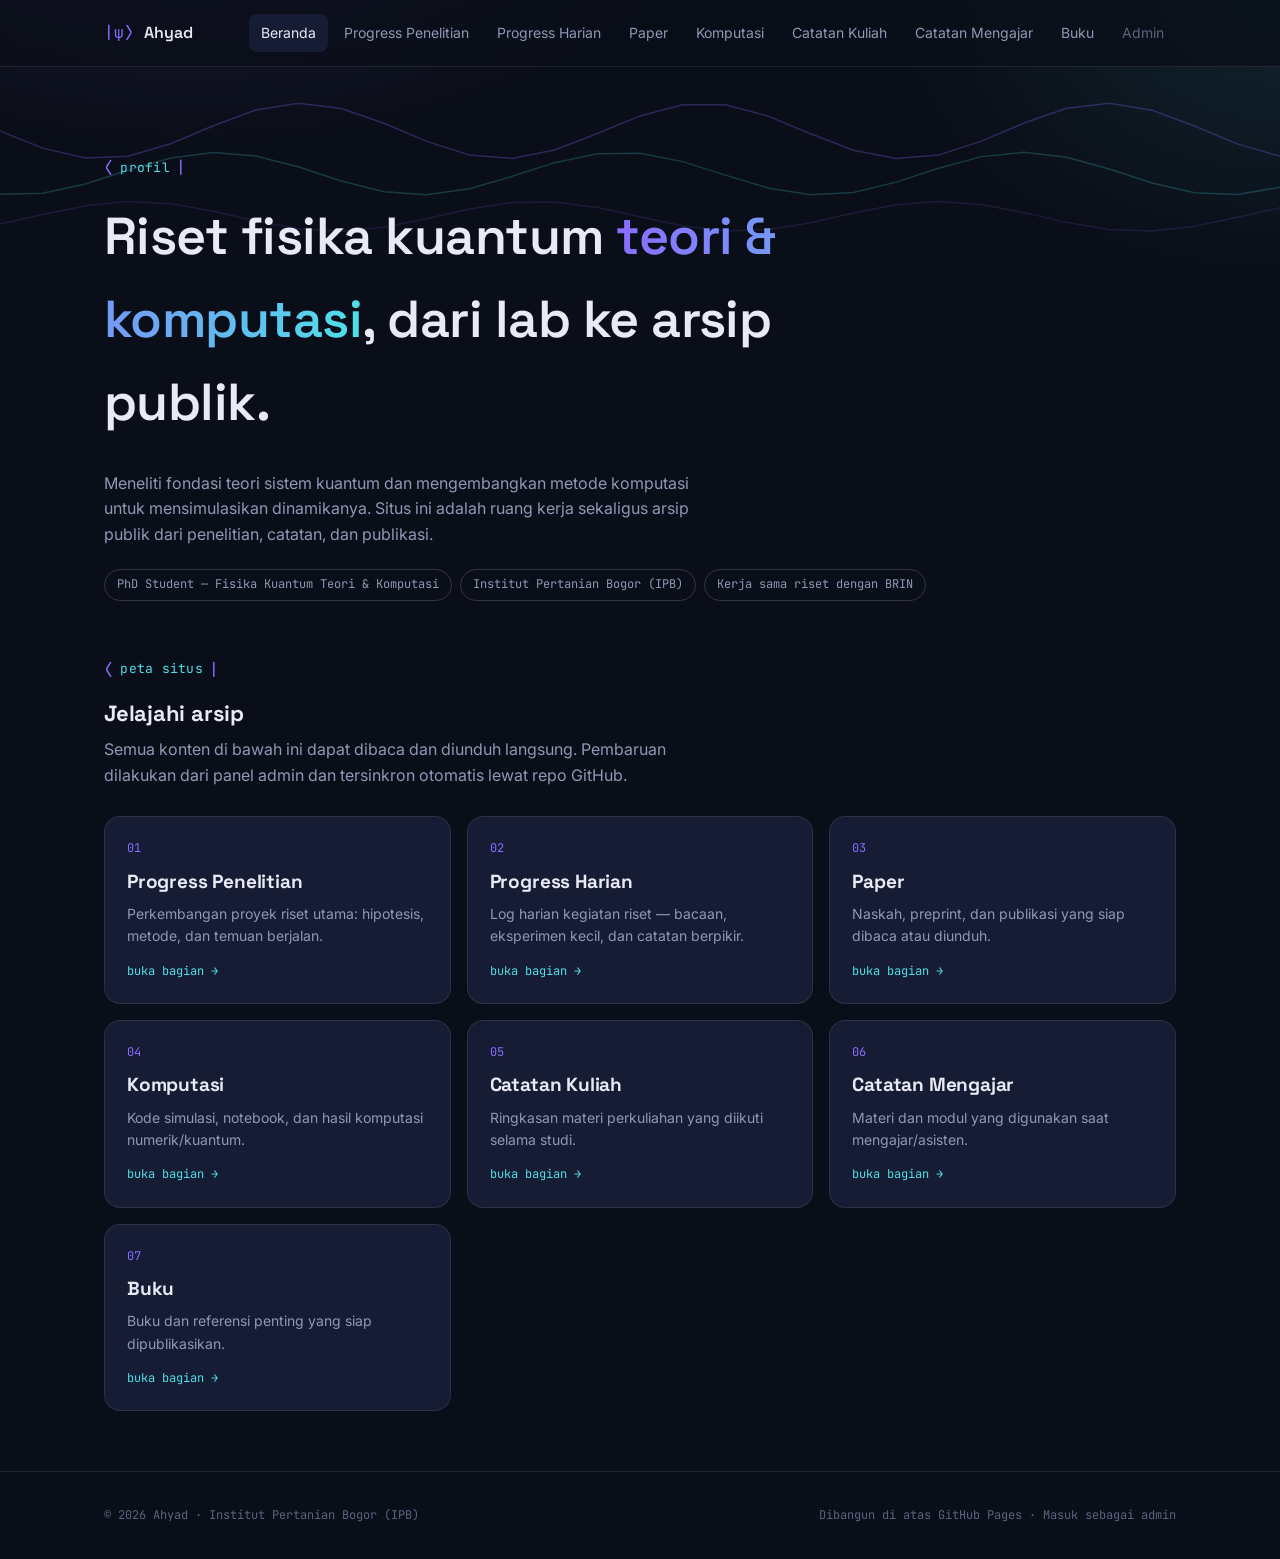
<file: index.html>
<!DOCTYPE html>
<html lang="id">
<head>
<meta charset="UTF-8">
<meta name="viewport" content="width=device-width, initial-scale=1.0">
<title>Beranda — Ruang Riset Fisika Kuantum</title>
<link rel="stylesheet" href="assets/css/style.css">
</head>
<body>

<script src="assets/js/config.js"></script>
<script src="assets/js/common.js"></script>

<section class="hero">
  <div id="heroWaveMount"></div>
  <div class="wrap hero-inner">
    <p class="eyebrow">profil</p>
    <h1>Riset fisika kuantum <span class="accent">teori & komputasi</span>, dari lab ke arsip publik.</h1>
    <p class="lede" id="bioText"></p>
    <div class="hero-tags">
      <span id="tagRole"></span>
      <span id="tagAffil"></span>
      <span id="tagCollab"></span>
    </div>
  </div>
</section>

<main class="wrap">
  <p class="eyebrow">peta situs</p>
  <h2 style="font-size:22px;margin-bottom:6px;">Jelajahi arsip</h2>
  <p style="max-width:600px;">Semua konten di bawah ini dapat dibaca dan diunduh langsung. Pembaruan dilakukan dari panel admin dan tersinkron otomatis lewat repo GitHub.</p>

  <div class="grid" id="cardGrid"></div>
</main>

<script>
document.getElementById("heroWaveMount").outerHTML = heroWaveSVG();
renderNav("index.html");

document.getElementById("bioText").textContent = SITE_PROFILE.bio;
document.getElementById("tagRole").textContent = SITE_PROFILE.role;
document.getElementById("tagAffil").textContent = SITE_PROFILE.affiliation;
document.getElementById("tagCollab").textContent = SITE_PROFILE.collab;

const CARDS = [
  { n:"01", href:"research.html",       title:"Progress Penelitian", desc:"Perkembangan proyek riset utama: hipotesis, metode, dan temuan berjalan." },
  { n:"02", href:"daily.html",          title:"Progress Harian",     desc:"Log harian kegiatan riset — bacaan, eksperimen kecil, dan catatan berpikir." },
  { n:"03", href:"papers.html",         title:"Paper",               desc:"Naskah, preprint, dan publikasi yang siap dibaca atau diunduh." },
  { n:"04", href:"computation.html",    title:"Komputasi",           desc:"Kode simulasi, notebook, dan hasil komputasi numerik/kuantum." },
  { n:"05", href:"lecture-notes.html",  title:"Catatan Kuliah",      desc:"Ringkasan materi perkuliahan yang diikuti selama studi." },
  { n:"06", href:"teaching-notes.html", title:"Catatan Mengajar",    desc:"Materi dan modul yang digunakan saat mengajar/asisten." },
  { n:"07", href:"books.html",          title:"Buku",                desc:"Buku dan referensi penting yang siap dipublikasikan." },
];
document.getElementById("cardGrid").innerHTML = CARDS.map(c => `
  <a class="card" href="${c.href}">
    <div class="idx">${c.n}</div>
    <h3>${c.title}</h3>
    <p>${c.desc}</p>
    <div class="go">buka bagian →</div>
  </a>
`).join("");

renderFooter();
</script>
</body>
</html>
</file>
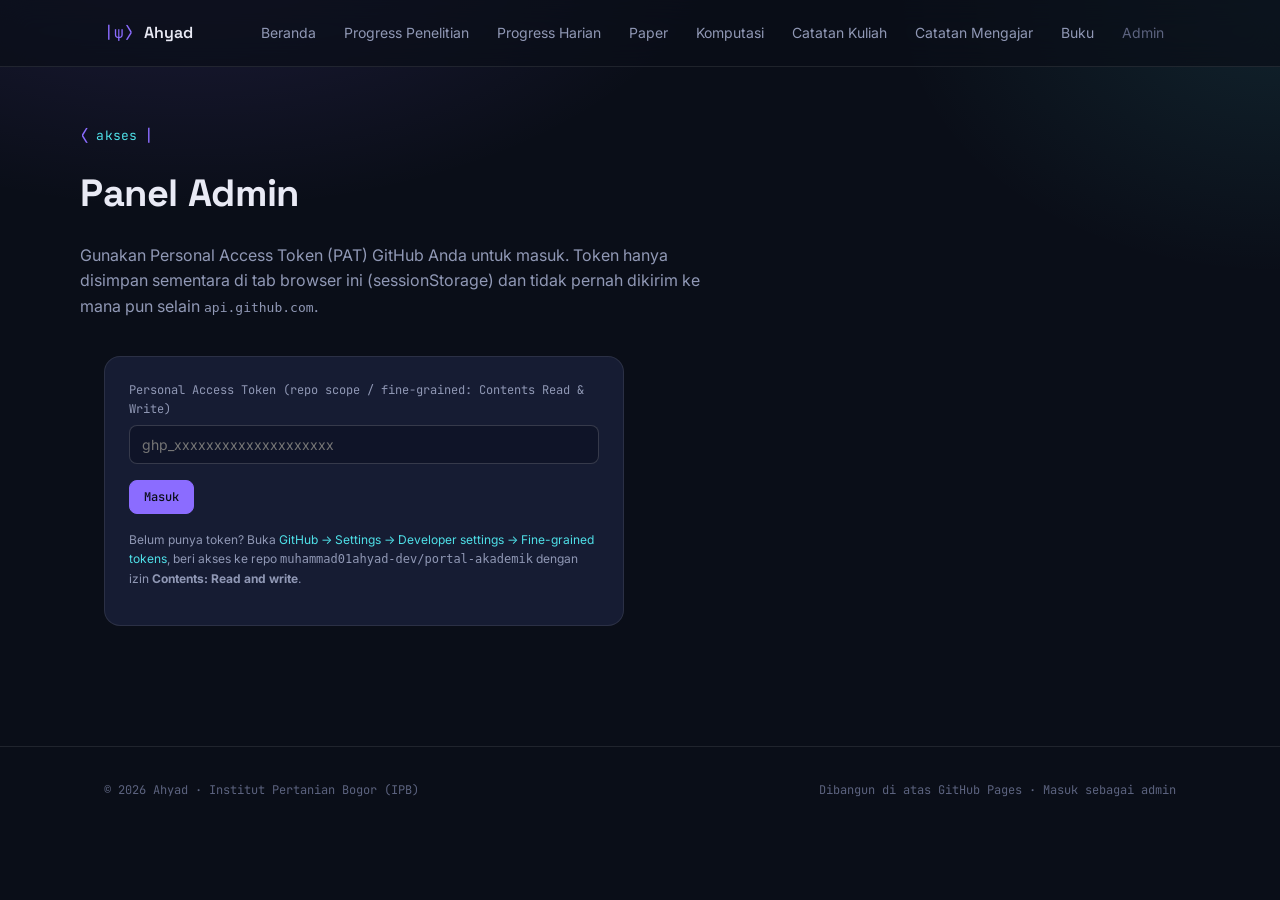
<file: admin.html>
<!DOCTYPE html>
<html lang="id">
<head>
<meta charset="UTF-8">
<meta name="viewport" content="width=device-width, initial-scale=1.0">
<title>Admin — Ruang Riset Fisika Kuantum</title>
<link rel="stylesheet" href="assets/css/style.css">
</head>
<body>

<script src="assets/js/config.js"></script>
<script src="assets/js/common.js"></script>
<script src="assets/js/github-api.js"></script>

<div id="navMount"></div>

<section class="page-head wrap">
  <p class="eyebrow">akses</p>
  <h1>Panel Admin</h1>
  <p style="max-width:640px;">Gunakan Personal Access Token (PAT) GitHub Anda untuk masuk. Token hanya disimpan sementara di tab browser ini (sessionStorage) dan tidak pernah dikirim ke mana pun selain <code>api.github.com</code>.</p>
</section>

<main class="wrap" style="padding-bottom:80px;">

  <!-- LOGIN -->
  <div id="loginPanel" class="panel" style="max-width:520px;">
    <div id="loginMsg"></div>
    <div class="field">
      <label>Personal Access Token (repo scope / fine-grained: Contents Read & Write)</label>
      <input type="password" id="patInput" placeholder="ghp_xxxxxxxxxxxxxxxxxxxx">
    </div>
    <button class="btn btn-primary" id="loginBtn">Masuk</button>
    <p style="font-size:12px;margin-top:16px;">Belum punya token? Buka
      <a href="https://github.com/settings/tokens?type=beta" target="_blank" rel="noopener" style="color:var(--cyan)">GitHub → Settings → Developer settings → Fine-grained tokens</a>,
      beri akses ke repo <code id="repoNameHint"></code> dengan izin <strong>Contents: Read and write</strong>.
    </p>
  </div>

  <!-- ADMIN AREA -->
  <div id="adminArea" style="display:none;">
    <div style="display:flex;justify-content:space-between;align-items:center;flex-wrap:wrap;gap:10px;margin-bottom:20px;">
      <div id="whoami" style="font-family:var(--font-mono);font-size:13px;color:var(--text-dim);"></div>
      <button class="btn" id="logoutBtn">Keluar</button>
    </div>

    <div class="tabs" id="catTabs"></div>

    <div id="formMsg"></div>

    <div class="panel" style="margin-bottom:26px;">
      <h3 style="margin-top:0;font-size:16px;">Tambah entri baru</h3>
      <form id="entryForm">
        <div class="field"><label>Judul</label><input type="text" id="fTitle" required></div>
        <div class="field"><label>Tanggal</label><input type="date" id="fDate" required></div>
        <div class="field"><label>Deskripsi singkat</label><textarea id="fDesc"></textarea></div>
        <div class="field"><label>Tag (pisahkan dengan koma)</label><input type="text" id="fTags" placeholder="mis. kuantum, simulasi, teori"></div>
        <div class="field"><label>File (PDF, kode, dokumen — opsional)</label><input type="file" id="fFile"></div>
        <button class="btn btn-primary" type="submit" id="submitBtn">Simpan & Publikasikan</button>
      </form>
    </div>

    <h3 style="font-size:16px;">Entri tersimpan</h3>
    <div class="entry-list" id="adminList"></div>
  </div>

</main>

<script>
renderNav("admin.html");
renderFooter();
document.getElementById("repoNameHint").textContent = `${GITHUB_CONFIG.owner}/${GITHUB_CONFIG.repo}`;

const CATEGORIES = [
  { key:"research",       label:"Progress Penelitian" },
  { key:"daily",          label:"Progress Harian" },
  { key:"papers",         label:"Paper" },
  { key:"computation",    label:"Komputasi" },
  { key:"lecture-notes",  label:"Catatan Kuliah" },
  { key:"teaching-notes", label:"Catatan Mengajar" },
  { key:"books",          label:"Buku" }
];
let activeCat = CATEGORIES[0].key;
let currentManifest = { items: [], sha: null };

function showMsg(elId, text, ok){
  document.getElementById(elId).innerHTML = `<div class="msg ${ok?'msg-ok':'msg-err'}">${text}</div>`;
}
function clearMsg(elId){ document.getElementById(elId).innerHTML = ""; }

function renderTabs(){
  document.getElementById("catTabs").innerHTML = CATEGORIES.map(c =>
    `<button class="tab-btn ${c.key===activeCat?'active':''}" data-cat="${c.key}">${c.label}</button>`
  ).join("");
  document.querySelectorAll(".tab-btn").forEach(b=>{
    b.addEventListener("click", () => { activeCat = b.dataset.cat; renderTabs(); loadAdminList(); });
  });
}

async function loadAdminList(){
  const list = document.getElementById("adminList");
  list.innerHTML = `<div class="loading">Memuat…</div>`;
  try{
    currentManifest = await GH.getManifest(activeCat);
    if(currentManifest.items.length === 0){
      list.innerHTML = `<div class="empty-state">Belum ada entri di kategori ini.</div>`;
      return;
    }
    const sorted = currentManifest.items.slice().sort((a,b)=> new Date(b.date||0)-new Date(a.date||0));
    list.innerHTML = sorted.map((item, idxSorted) => {
      const realIdx = currentManifest.items.indexOf(item);
      const tags = (item.tags||[]).map(t=>`<span>${escapeHTML(t)}</span>`).join("");
      return `
        <article class="entry">
          <div class="entry-top">
            <h3>${escapeHTML(item.title)}</h3>
            <span class="date">${fmtDate(item.date)}</span>
          </div>
          ${item.description? `<p class="desc">${escapeHTML(item.description)}</p>`:""}
          ${tags? `<div class="entry-tags">${tags}</div>`:""}
          <div class="entry-actions">
            ${item.file? `<a class="btn" href="https://raw.githubusercontent.com/${GITHUB_CONFIG.owner}/${GITHUB_CONFIG.repo}/${GITHUB_CONFIG.branch}/${item.file}" target="_blank" rel="noopener">Lihat file</a>`:""}
            <button class="btn btn-danger" data-idx="${realIdx}" data-file="${item.file||''}">Hapus</button>
          </div>
        </article>`;
    }).join("");

    list.querySelectorAll(".btn-danger").forEach(b=>{
      b.addEventListener("click", () => deleteEntry(parseInt(b.dataset.idx), b.dataset.file));
    });
  }catch(err){
    list.innerHTML = `<div class="empty-state">${err.message}</div>`;
  }
}

async function deleteEntry(idx, filePath){
  if(!confirm("Hapus entri ini beserta filenya (jika ada)? Tindakan ini membuat commit baru di repo.")) return;
  try{
    const items = currentManifest.items.slice();
    items.splice(idx, 1);
    const saved = await GH.saveManifest(activeCat, items, currentManifest.sha, `admin: hapus entri di ${activeCat}`);
    currentManifest.sha = saved.content.sha;
    if(filePath){
      const f = await GH.getFile(filePath);
      if(f) await GH.deleteFile(filePath, f.sha, `admin: hapus file ${filePath}`);
    }
    showMsg("formMsg", "Entri berhasil dihapus.", true);
    loadAdminList();
  }catch(err){
    showMsg("formMsg", `Gagal menghapus: ${err.message}`, false);
  }
}

function fileToBase64(file){
  return new Promise((resolve, reject)=>{
    const r = new FileReader();
    r.onload = () => resolve(r.result);
    r.onerror = reject;
    r.readAsDataURL(file);
  });
}
function slugify(s){
  return s.toLowerCase().trim().replace(/[^a-z0-9]+/g,'-').replace(/(^-|-$)/g,'').slice(0,60) || 'entri';
}

document.getElementById("entryForm").addEventListener("submit", async (e) => {
  e.preventDefault();
  clearMsg("formMsg");
  const submitBtn = document.getElementById("submitBtn");
  submitBtn.disabled = true; submitBtn.textContent = "Menyimpan…";

  try{
    const title = document.getElementById("fTitle").value.trim();
    const date = document.getElementById("fDate").value;
    const description = document.getElementById("fDesc").value.trim();
    const tags = document.getElementById("fTags").value.split(",").map(t=>t.trim()).filter(Boolean);
    const fileInput = document.getElementById("fFile");

    let filePath = null;
    if(fileInput.files[0]){
      const file = fileInput.files[0];
      const base64 = await fileToBase64(file);
      const safeName = `${date}-${slugify(title)}-${slugify(file.name.replace(/\.[^.]+$/,''))}${(file.name.match(/\.[^.]+$/)||[''])[0]}`;
      filePath = `uploads/${activeCat}/${safeName}`;
      await GH.putBinaryFile(filePath, base64, `admin: upload file untuk "${title}"`);
    }

    const manifest = await GH.getManifest(activeCat);
    manifest.items.push({ title, date, description, tags, file: filePath });
    await GH.saveManifest(activeCat, manifest.items, manifest.sha, `admin: tambah entri "${title}" di ${activeCat}`);

    showMsg("formMsg", "Berhasil disimpan dan dipublikasikan.", true);
    e.target.reset();
    loadAdminList();
  }catch(err){
    showMsg("formMsg", `Gagal menyimpan: ${err.message}`, false);
  }finally{
    submitBtn.disabled = false; submitBtn.textContent = "Simpan & Publikasikan";
  }
});

document.getElementById("loginBtn").addEventListener("click", async () => {
  const pat = document.getElementById("patInput").value.trim();
  if(!pat) return;
  clearMsg("loginMsg");
  try{
    GH.setToken(pat);
    const user = await GH.verifyToken();
    document.getElementById("whoami").textContent = `Masuk sebagai @${user.login}`;
    document.getElementById("loginPanel").style.display = "none";
    document.getElementById("adminArea").style.display = "block";
    renderTabs();
    loadAdminList();
  }catch(err){
    GH.clearToken();
    showMsg("loginMsg", err.message, false);
  }
});

document.getElementById("logoutBtn").addEventListener("click", () => {
  GH.clearToken();
  document.getElementById("adminArea").style.display = "none";
  document.getElementById("loginPanel").style.display = "block";
  document.getElementById("patInput").value = "";
});

// Auto-login jika token masih ada di sessionStorage (belum tutup tab)
(async () => {
  if(GH.isLoggedIn()){
    try{
      const user = await GH.verifyToken();
      document.getElementById("whoami").textContent = `Masuk sebagai @${user.login}`;
      document.getElementById("loginPanel").style.display = "none";
      document.getElementById("adminArea").style.display = "block";
      renderTabs();
      loadAdminList();
    }catch(e){ GH.clearToken(); }
  }
})();
</script>
</body>
</html>
</file>
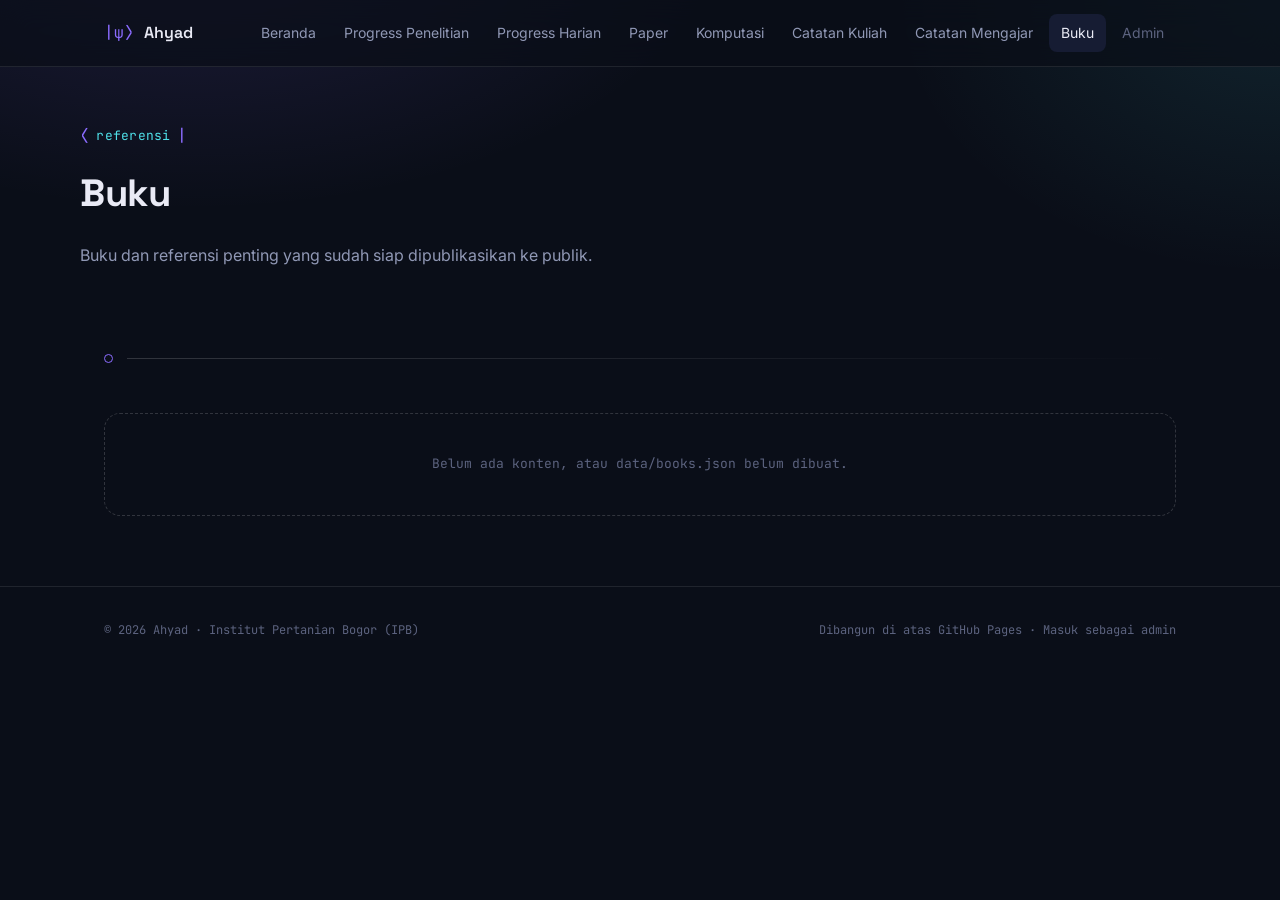
<file: books.html>
<!DOCTYPE html>
<html lang="id">
<head>
<meta charset="UTF-8">
<meta name="viewport" content="width=device-width, initial-scale=1.0">
<title>Buku — Ruang Riset Fisika Kuantum</title>
<link rel="stylesheet" href="assets/css/style.css">
</head>
<body>

<script src="assets/js/config.js"></script>
<script src="assets/js/common.js"></script>
<script src="assets/js/public-list.js"></script>

<div id="navMount"></div>

<section class="page-head wrap">
  <p class="eyebrow">referensi</p>
  <h1>Buku</h1>
  <p style="max-width:620px;">Buku dan referensi penting yang sudah siap dipublikasikan ke publik.</p>
</section>

<main class="wrap">
  <div class="orbit-divider"><span class="ring"></span><span class="line"></span></div>
  <div class="entry-list" id="list"></div>
</main>

<script>
renderNav("books.html");
loadCategory("books", "list");
renderFooter();
</script>
</body>
</html>
</file>
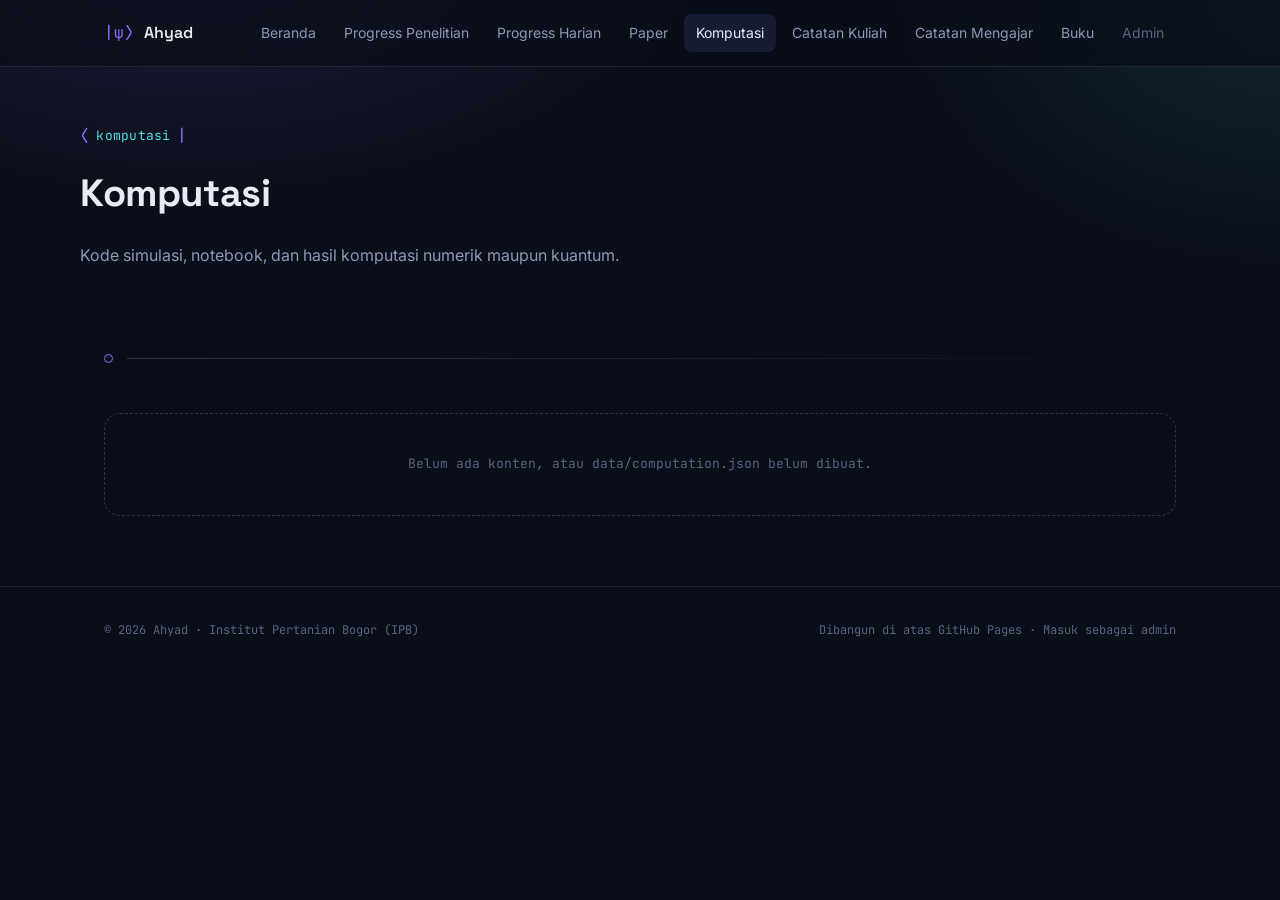
<file: computation.html>
<!DOCTYPE html>
<html lang="id">
<head>
<meta charset="UTF-8">
<meta name="viewport" content="width=device-width, initial-scale=1.0">
<title>Komputasi — Ruang Riset Fisika Kuantum</title>
<link rel="stylesheet" href="assets/css/style.css">
</head>
<body>

<script src="assets/js/config.js"></script>
<script src="assets/js/common.js"></script>
<script src="assets/js/public-list.js"></script>

<div id="navMount"></div>

<section class="page-head wrap">
  <p class="eyebrow">komputasi</p>
  <h1>Komputasi</h1>
  <p style="max-width:620px;">Kode simulasi, notebook, dan hasil komputasi numerik maupun kuantum.</p>
</section>

<main class="wrap">
  <div class="orbit-divider"><span class="ring"></span><span class="line"></span></div>
  <div class="entry-list" id="list"></div>
</main>

<script>
renderNav("computation.html");
loadCategory("computation", "list");
renderFooter();
</script>
</body>
</html>
</file>
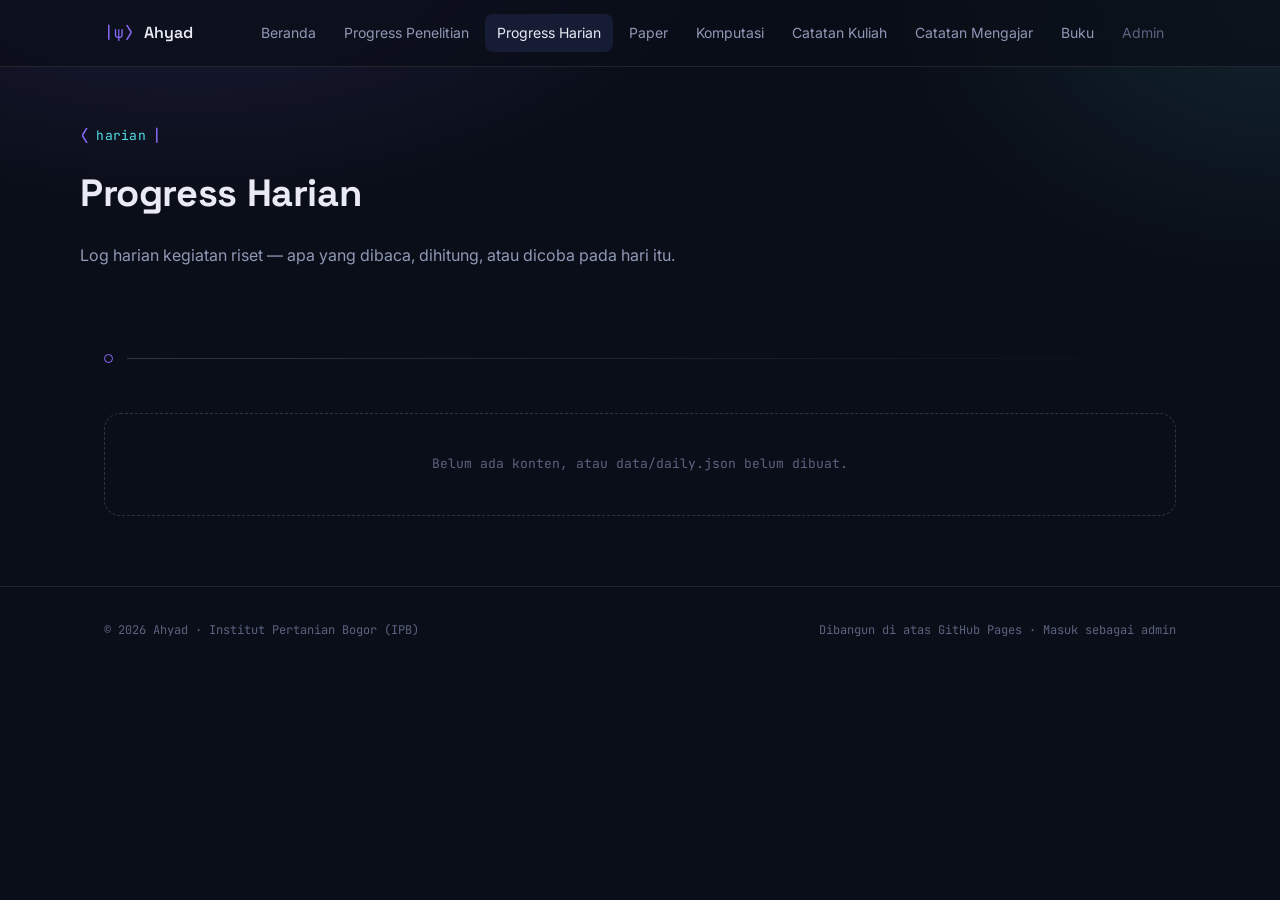
<file: daily.html>
<!DOCTYPE html>
<html lang="id">
<head>
<meta charset="UTF-8">
<meta name="viewport" content="width=device-width, initial-scale=1.0">
<title>Progress Harian — Ruang Riset Fisika Kuantum</title>
<link rel="stylesheet" href="assets/css/style.css">
</head>
<body>

<script src="assets/js/config.js"></script>
<script src="assets/js/common.js"></script>
<script src="assets/js/public-list.js"></script>

<div id="navMount"></div>

<section class="page-head wrap">
  <p class="eyebrow">harian</p>
  <h1>Progress Harian</h1>
  <p style="max-width:620px;">Log harian kegiatan riset — apa yang dibaca, dihitung, atau dicoba pada hari itu.</p>
</section>

<main class="wrap">
  <div class="orbit-divider"><span class="ring"></span><span class="line"></span></div>
  <div class="entry-list" id="list"></div>
</main>

<script>
renderNav("daily.html");
loadCategory("daily", "list");
renderFooter();
</script>
</body>
</html>
</file>
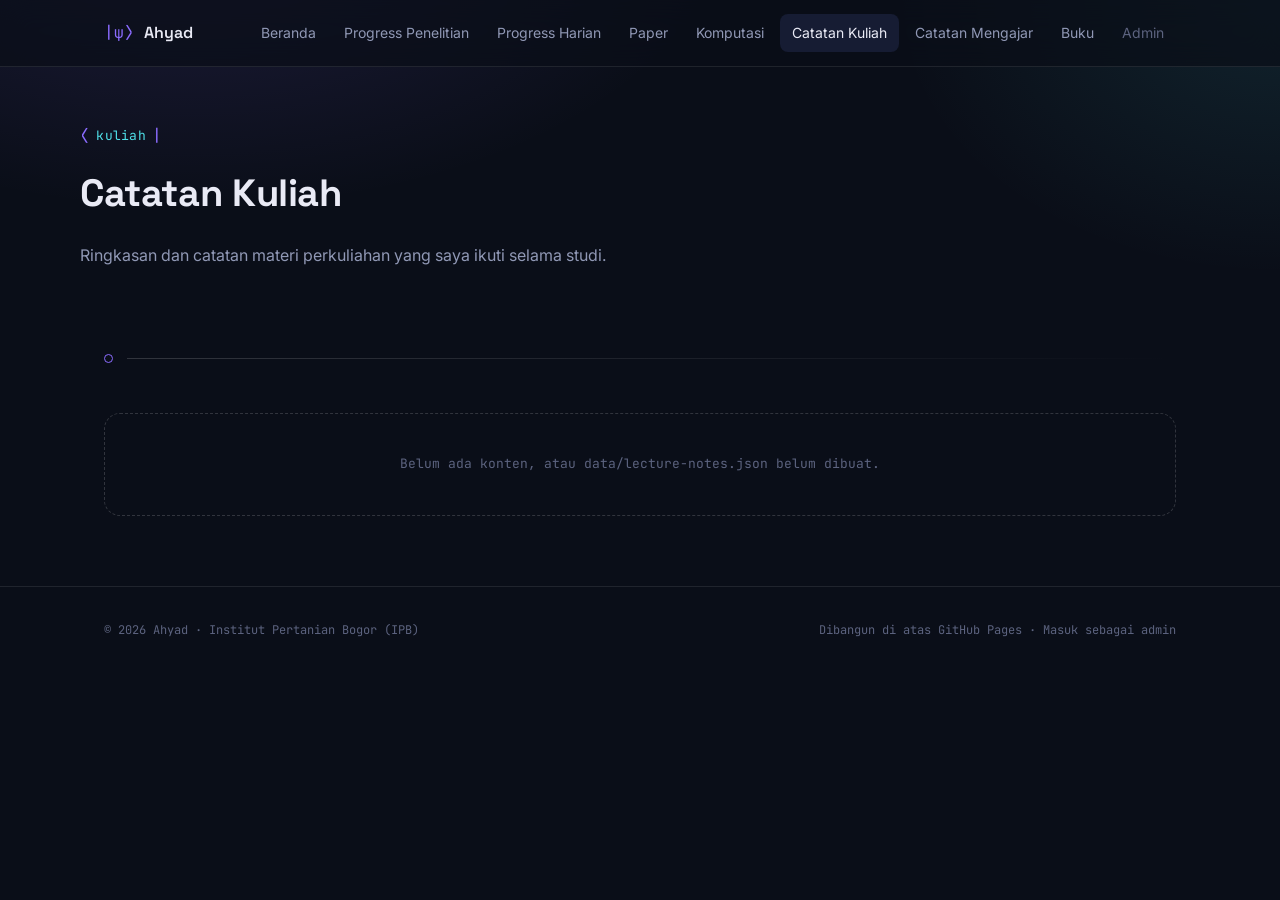
<file: lecture-notes.html>
<!DOCTYPE html>
<html lang="id">
<head>
<meta charset="UTF-8">
<meta name="viewport" content="width=device-width, initial-scale=1.0">
<title>Catatan Kuliah — Ruang Riset Fisika Kuantum</title>
<link rel="stylesheet" href="assets/css/style.css">
</head>
<body>

<script src="assets/js/config.js"></script>
<script src="assets/js/common.js"></script>
<script src="assets/js/public-list.js"></script>

<div id="navMount"></div>

<section class="page-head wrap">
  <p class="eyebrow">kuliah</p>
  <h1>Catatan Kuliah</h1>
  <p style="max-width:620px;">Ringkasan dan catatan materi perkuliahan yang saya ikuti selama studi.</p>
</section>

<main class="wrap">
  <div class="orbit-divider"><span class="ring"></span><span class="line"></span></div>
  <div class="entry-list" id="list"></div>
</main>

<script>
renderNav("lecture-notes.html");
loadCategory("lecture-notes", "list");
renderFooter();
</script>
</body>
</html>
</file>
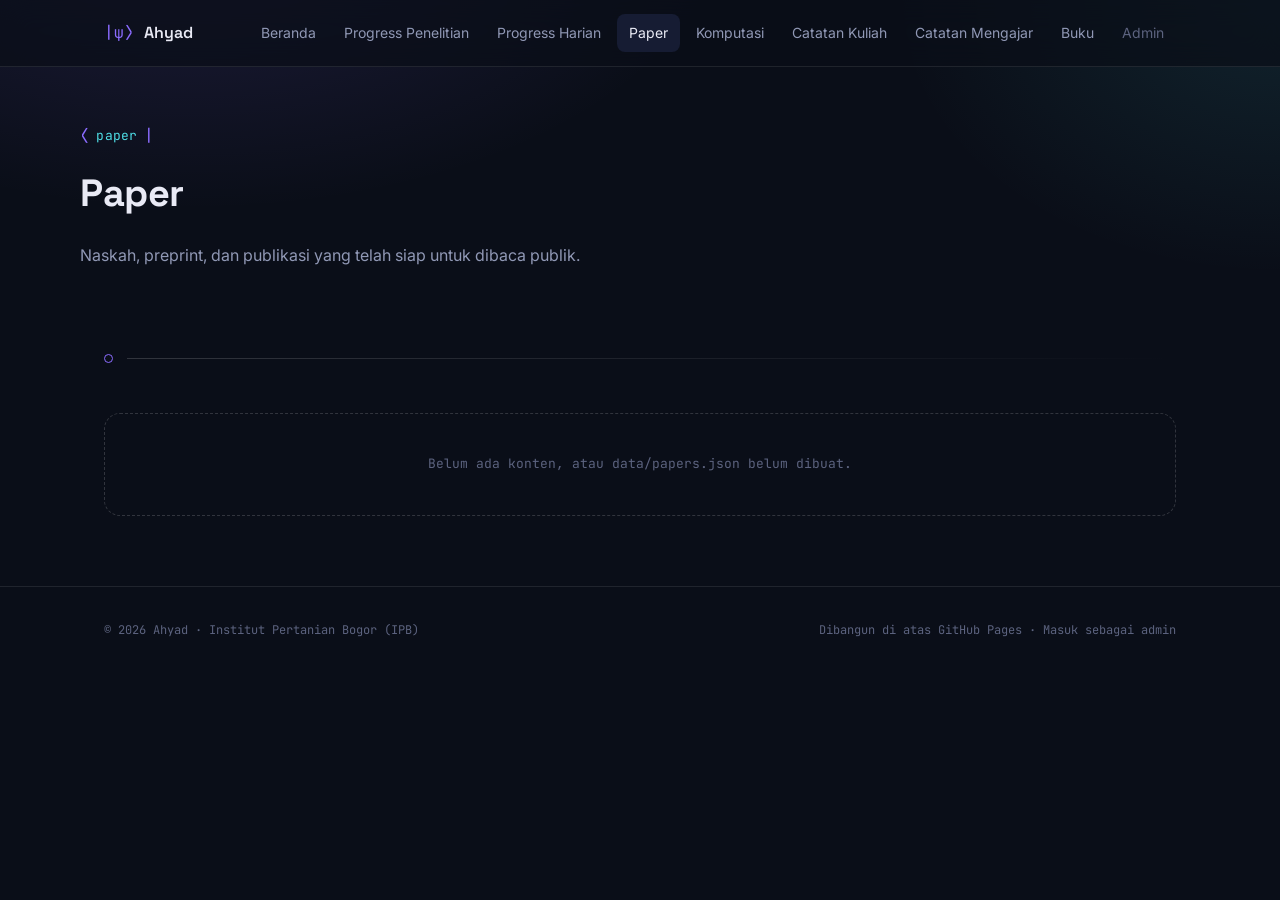
<file: papers.html>
<!DOCTYPE html>
<html lang="id">
<head>
<meta charset="UTF-8">
<meta name="viewport" content="width=device-width, initial-scale=1.0">
<title>Paper — Ruang Riset Fisika Kuantum</title>
<link rel="stylesheet" href="assets/css/style.css">
</head>
<body>

<script src="assets/js/config.js"></script>
<script src="assets/js/common.js"></script>
<script src="assets/js/public-list.js"></script>

<div id="navMount"></div>

<section class="page-head wrap">
  <p class="eyebrow">paper</p>
  <h1>Paper</h1>
  <p style="max-width:620px;">Naskah, preprint, dan publikasi yang telah siap untuk dibaca publik.</p>
</section>

<main class="wrap">
  <div class="orbit-divider"><span class="ring"></span><span class="line"></span></div>
  <div class="entry-list" id="list"></div>
</main>

<script>
renderNav("papers.html");
loadCategory("papers", "list");
renderFooter();
</script>
</body>
</html>
</file>
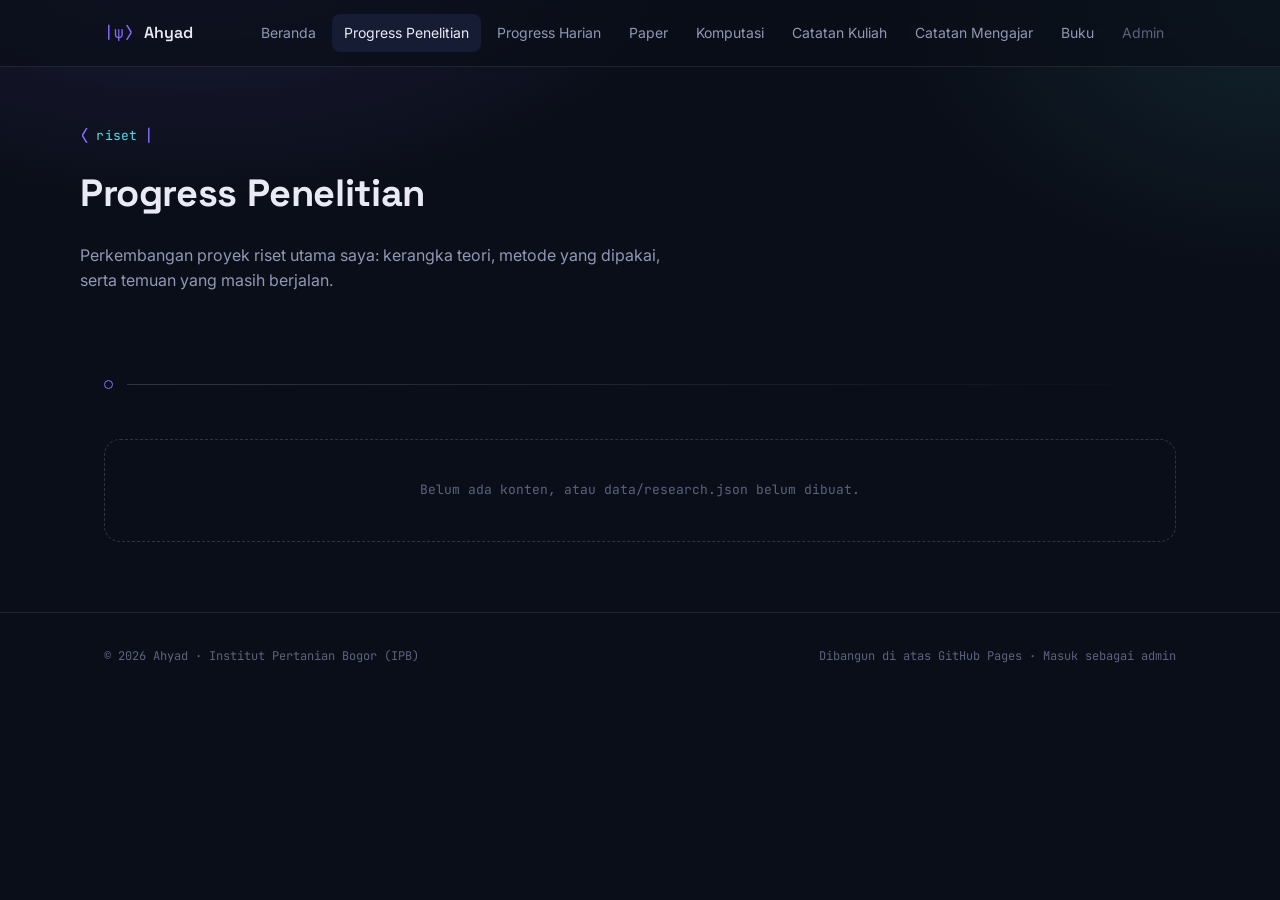
<file: research.html>
<!DOCTYPE html>
<html lang="id">
<head>
<meta charset="UTF-8">
<meta name="viewport" content="width=device-width, initial-scale=1.0">
<title>Progress Penelitian — Ruang Riset Fisika Kuantum</title>
<link rel="stylesheet" href="assets/css/style.css">
</head>
<body>

<script src="assets/js/config.js"></script>
<script src="assets/js/common.js"></script>
<script src="assets/js/public-list.js"></script>

<div id="navMount"></div>

<section class="page-head wrap">
  <p class="eyebrow">riset</p>
  <h1>Progress Penelitian</h1>
  <p style="max-width:620px;">Perkembangan proyek riset utama saya: kerangka teori, metode yang dipakai, serta temuan yang masih berjalan.</p>
</section>

<main class="wrap">
  <div class="orbit-divider"><span class="ring"></span><span class="line"></span></div>
  <div class="entry-list" id="list"></div>
</main>

<script>
renderNav("research.html");
loadCategory("research", "list");
renderFooter();
</script>
</body>
</html>
</file>
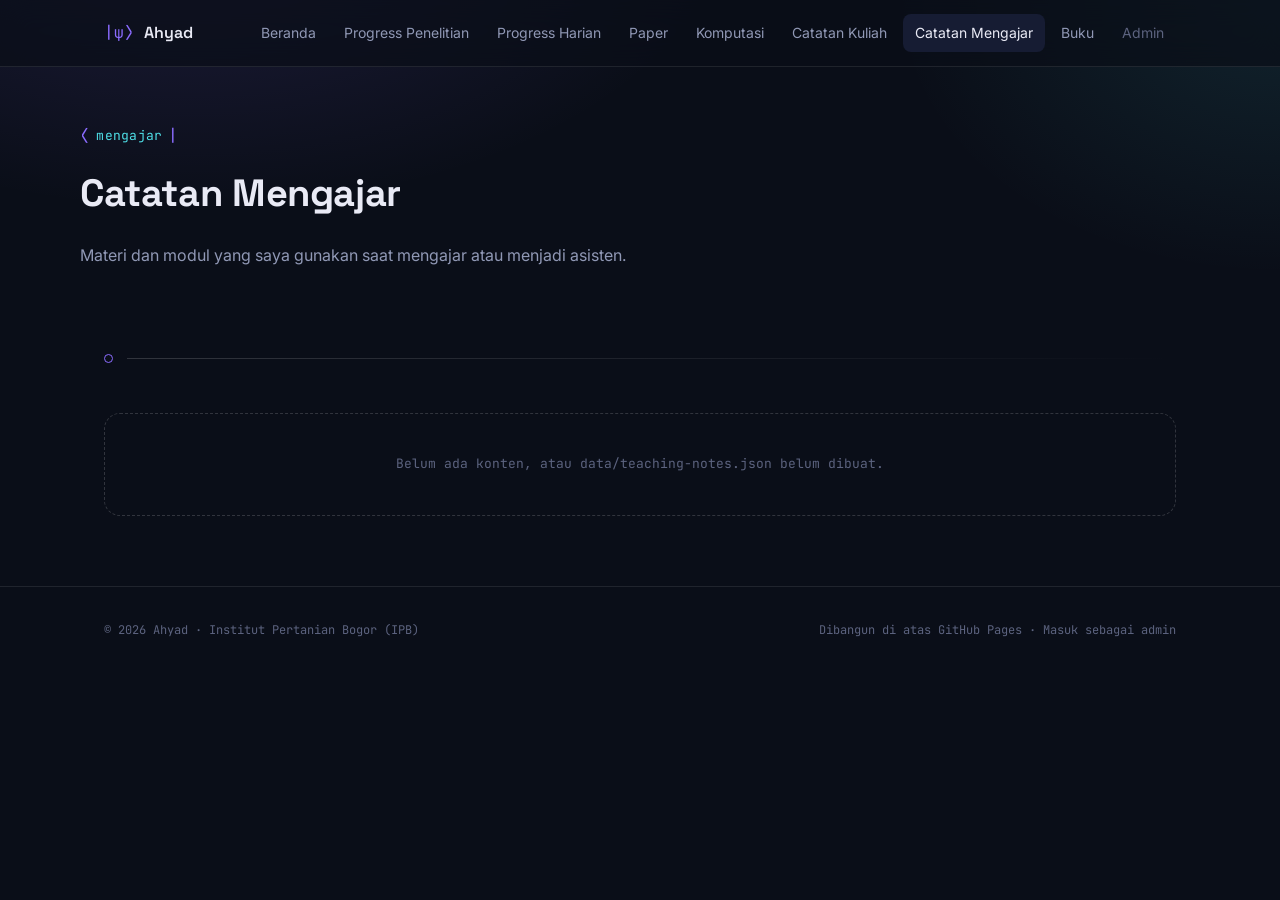
<file: teaching-notes.html>
<!DOCTYPE html>
<html lang="id">
<head>
<meta charset="UTF-8">
<meta name="viewport" content="width=device-width, initial-scale=1.0">
<title>Catatan Mengajar — Ruang Riset Fisika Kuantum</title>
<link rel="stylesheet" href="assets/css/style.css">
</head>
<body>

<script src="assets/js/config.js"></script>
<script src="assets/js/common.js"></script>
<script src="assets/js/public-list.js"></script>

<div id="navMount"></div>

<section class="page-head wrap">
  <p class="eyebrow">mengajar</p>
  <h1>Catatan Mengajar</h1>
  <p style="max-width:620px;">Materi dan modul yang saya gunakan saat mengajar atau menjadi asisten.</p>
</section>

<main class="wrap">
  <div class="orbit-divider"><span class="ring"></span><span class="line"></span></div>
  <div class="entry-list" id="list"></div>
</main>

<script>
renderNav("teaching-notes.html");
loadCategory("teaching-notes", "list");
renderFooter();
</script>
</body>
</html>
</file>
<file: assets/css/style.css>
/* ==========================================================================
   Design tokens — tema: fisika kuantum teori & komputasi
   ========================================================================== */
@import url('https://fonts.googleapis.com/css2?family=Space+Grotesk:wght@400;500;600;700&family=Inter:wght@400;500;600&family=JetBrains+Mono:wght@400;500&display=swap');

:root{
  --bg:        #0a0e18;
  --bg-alt:    #0f1428;
  --surface:   #161c33;
  --surface-2: #1c2340;
  --border:    rgba(255,255,255,0.09);
  --border-2:  rgba(255,255,255,0.16);

  --violet:  #8b6cff;
  --violet-dim: #5b4aa8;
  --cyan:    #4fe0e8;
  --amber:   #f2b84b;

  --text:      #e9eaf5;
  --text-dim:  #9098b5;
  --text-faint:#5c637f;

  --font-display: 'Space Grotesk', sans-serif;
  --font-body: 'Inter', sans-serif;
  --font-mono: 'JetBrains Mono', monospace;

  --radius: 10px;
  --radius-lg: 16px;
  --max-w: 1120px;
}

*{ box-sizing:border-box; }
html{ scroll-behavior:smooth; }
body{
  margin:0;
  background:
    radial-gradient(ellipse 900px 500px at 15% -10%, rgba(139,108,255,0.16), transparent 60%),
    radial-gradient(ellipse 700px 500px at 100% 0%, rgba(79,224,232,0.10), transparent 55%),
    var(--bg);
  color:var(--text);
  font-family:var(--font-body);
  line-height:1.6;
  min-height:100vh;
}
@media (prefers-reduced-motion: reduce){
  *{ animation-duration:0.01ms !important; animation-iteration-count:1 !important; transition-duration:0.01ms !important; scroll-behavior:auto !important; }
}

a{ color:inherit; text-decoration:none; }
img{ max-width:100%; display:block; }

h1,h2,h3,h4{ font-family:var(--font-display); margin:0 0 .5em; letter-spacing:-0.01em; }
p{ margin:0 0 1em; color:var(--text-dim); }

.wrap{ max-width:var(--max-w); margin:0 auto; padding:0 24px; }

/* eyebrow bra-ket motif — signature element */
.eyebrow{
  font-family:var(--font-mono);
  font-size:13px;
  letter-spacing:0.02em;
  color:var(--cyan);
  display:inline-flex;
  align-items:center;
  gap:6px;
  margin-bottom:14px;
}
.eyebrow::before{ content:'⟨'; color:var(--violet); font-size:16px; }
.eyebrow::after{ content:'|'; color:var(--violet); font-size:16px; }

/* ---------- Nav ---------- */
header.site-nav{
  position:sticky; top:0; z-index:40;
  backdrop-filter:blur(14px);
  background:rgba(10,14,24,0.72);
  border-bottom:1px solid var(--border);
}
.nav-inner{
  max-width:var(--max-w); margin:0 auto; padding:14px 24px;
  display:flex; align-items:center; justify-content:space-between; gap:20px;
}
.brand{ display:flex; align-items:center; gap:10px; font-family:var(--font-display); font-weight:600; font-size:16px; }
.brand .ket{ color:var(--violet); font-family:var(--font-mono); font-weight:400; }
.nav-links{ display:flex; flex-wrap:wrap; gap:4px; font-size:14px; }
.nav-links a{
  padding:8px 12px; border-radius:8px; color:var(--text-dim);
  transition:color .15s, background .15s;
}
.nav-links a:hover, .nav-links a.active{ color:var(--text); background:var(--surface); }
.nav-toggle{ display:none; }

@media (max-width:880px){
  .nav-links{ display:none; flex-direction:column; width:100%; padding-top:10px; }
  .nav-links.open{ display:flex; }
  .nav-inner{ flex-wrap:wrap; }
  .nav-toggle{ display:inline-flex; background:none; border:1px solid var(--border-2); color:var(--text); border-radius:8px; padding:8px 10px; font-family:var(--font-mono); cursor:pointer; }
}

/* ---------- Hero ---------- */
.hero{ position:relative; padding:88px 0 56px; overflow:hidden; }
.hero-wave{ position:absolute; inset:0; z-index:0; opacity:.55; pointer-events:none; }
.hero-inner{ position:relative; z-index:1; }
.hero h1{ font-size:clamp(30px,5vw,52px); font-weight:600; max-width:820px; }
.hero .accent{ background:linear-gradient(90deg,var(--violet),var(--cyan)); -webkit-background-clip:text; background-clip:text; color:transparent; }
.hero .lede{ max-width:620px; font-size:16px; }
.hero-tags{ display:flex; flex-wrap:wrap; gap:8px; margin-top:22px; }
.hero-tags span{
  font-family:var(--font-mono); font-size:12px; color:var(--text-dim);
  border:1px solid var(--border-2); border-radius:20px; padding:5px 12px;
}

/* ---------- Section grid of category cards ---------- */
.grid{ display:grid; grid-template-columns:repeat(auto-fit,minmax(260px,1fr)); gap:16px; margin:28px 0 60px; }
.card{
  background:var(--surface); border:1px solid var(--border); border-radius:var(--radius-lg);
  padding:22px; transition:transform .18s, border-color .18s, background .18s;
  position:relative; overflow:hidden;
}
.card:hover{ transform:translateY(-3px); border-color:var(--border-2); background:var(--surface-2); }
.card .idx{ font-family:var(--font-mono); font-size:12px; color:var(--violet); }
.card h3{ font-size:19px; margin:8px 0 6px; }
.card p{ font-size:14px; margin:0; }
.card .go{ margin-top:14px; font-family:var(--font-mono); font-size:12px; color:var(--cyan); }

/* ---------- Page header for category pages ---------- */
.page-head{ padding:56px 0 20px; }
.page-head h1{ font-size:clamp(26px,4vw,38px); }

/* ---------- List / entry cards ---------- */
.entry-list{ display:flex; flex-direction:column; gap:14px; margin:26px 0 70px; }
.entry{
  background:var(--surface); border:1px solid var(--border); border-radius:var(--radius-lg);
  padding:20px 22px; display:flex; flex-direction:column; gap:8px;
}
.entry-top{ display:flex; justify-content:space-between; align-items:baseline; gap:12px; flex-wrap:wrap; }
.entry h3{ font-size:18px; margin:0; }
.entry .date{ font-family:var(--font-mono); font-size:12px; color:var(--text-faint); white-space:nowrap; }
.entry .desc{ font-size:14px; margin:0; color:var(--text-dim); }
.entry-tags{ display:flex; gap:6px; flex-wrap:wrap; }
.entry-tags span{ font-family:var(--font-mono); font-size:11px; color:var(--violet); background:rgba(139,108,255,0.1); border-radius:6px; padding:2px 8px; }
.entry-actions{ display:flex; gap:10px; margin-top:6px; }
.btn{
  font-family:var(--font-mono); font-size:12px; padding:8px 14px; border-radius:8px;
  border:1px solid var(--border-2); color:var(--text); background:transparent; cursor:pointer;
  transition:background .15s, border-color .15s;
  display:inline-flex; align-items:center; gap:6px;
}
.btn:hover{ background:var(--surface-2); border-color:var(--cyan); }
.btn-primary{ background:var(--violet); border-color:var(--violet); color:#0a0e18; font-weight:500; }
.btn-primary:hover{ background:#a08aff; }
.btn-danger:hover{ border-color:#ff6b6b; color:#ff6b6b; }

.empty-state{ border:1px dashed var(--border-2); border-radius:var(--radius-lg); padding:40px 24px; text-align:center; color:var(--text-faint); font-family:var(--font-mono); font-size:13px; }
.loading{ font-family:var(--font-mono); font-size:13px; color:var(--text-faint); padding:20px 0; }

/* ---------- Divider (orbit ring motif) ---------- */
.orbit-divider{ display:flex; align-items:center; gap:14px; margin:50px 0; color:var(--text-faint); }
.orbit-divider .ring{ width:9px; height:9px; border-radius:50%; border:1px solid var(--violet); flex-shrink:0; }
.orbit-divider .line{ flex:1; height:1px; background:linear-gradient(90deg,var(--border-2),transparent); }

/* ---------- Footer ---------- */
footer{ border-top:1px solid var(--border); padding:34px 0; margin-top:40px; }
footer .wrap{ display:flex; justify-content:space-between; flex-wrap:wrap; gap:12px; font-family:var(--font-mono); font-size:12px; color:var(--text-faint); }
footer a{ color:var(--text-faint); }
footer a:hover{ color:var(--cyan); }

/* ---------- Forms (admin) ---------- */
.field{ margin-bottom:16px; }
.field label{ display:block; font-family:var(--font-mono); font-size:12px; color:var(--text-dim); margin-bottom:6px; }
.field input, .field textarea, .field select{
  width:100%; background:var(--bg-alt); border:1px solid var(--border-2); border-radius:8px;
  padding:10px 12px; color:var(--text); font-family:var(--font-body); font-size:14px;
}
.field textarea{ min-height:90px; resize:vertical; }
.field input:focus, .field textarea:focus, .field select:focus{ outline:none; border-color:var(--cyan); }
.panel{ background:var(--surface); border:1px solid var(--border); border-radius:var(--radius-lg); padding:24px; }
.msg{ font-family:var(--font-mono); font-size:12px; padding:10px 14px; border-radius:8px; margin-bottom:16px; }
.msg-ok{ background:rgba(79,224,232,0.1); color:var(--cyan); border:1px solid rgba(79,224,232,0.3); }
.msg-err{ background:rgba(255,107,107,0.1); color:#ff6b6b; border:1px solid rgba(255,107,107,0.3); }
.tabs{ display:flex; gap:6px; flex-wrap:wrap; margin-bottom:22px; }
.tab-btn{
  font-family:var(--font-mono); font-size:12px; padding:8px 14px; border-radius:8px;
  border:1px solid var(--border); background:var(--bg-alt); color:var(--text-dim); cursor:pointer;
}
.tab-btn.active{ background:var(--violet); border-color:var(--violet); color:#0a0e18; }

/* focus visibility */
a:focus-visible, button:focus-visible, input:focus-visible, textarea:focus-visible{
  outline:2px solid var(--cyan); outline-offset:2px;
}
</file>
